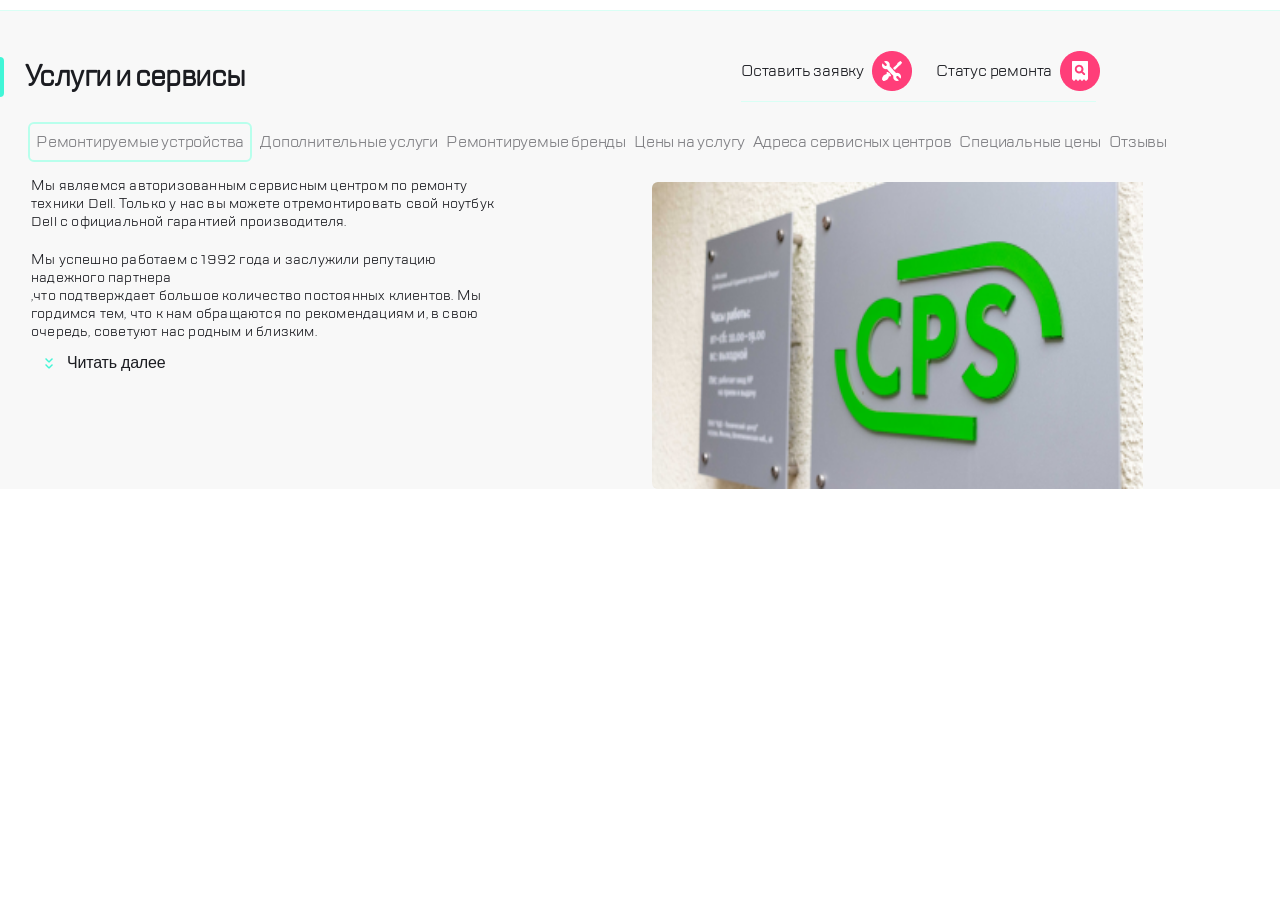
<file: index.html>
<!doctype html>
<html lang="en">
  <head>
    <meta charset="UTF-8" />
    <meta name="viewport" content="width=device-width, initial-scale=1.0" />
    <title>Document</title>
    <link rel="stylesheet" href="./style.css" />
  </head>
  <body>
    <div class="page-navigation">
      <nav class="page-navigation page-navigation--mobile">
        <button class="page-navigation__button">
          <img class="page-navigation__icon" src="./burger.png" />
        </button>
        <img
          class="page-navigation__icon page-navigation__icon--extra"
          src="./Group.png"
        />
        <span class="page-navigation__divider"></span>
        <button class="page-navigation__button">
          <img class="page-navigation__icon" src="./repair.png" />
        </button>
        <button class="page-navigation__button">
          <img class="page-navigation__icon" src="./checkstatus.png" />
        </button>
      </nav>
      <nav class="page-navigation page-navigation--tablet">
        <div class="page-navigation__brand">
          <button class="page-navigation__button">
            <img src="./burger.png" />
          </button>
          <span class="page-navigation__divider"></span>
          <img src="./Group.png" />
        </div>
        <div class="page-navigation__contacts">
          <button class="page-navigation__button">
            <img src="./call.png" />
          </button>
          <button class="page-navigation__button">
            <img src="./chat.png" />
          </button>
          <button class="page-navigation__button">
            <img src="./profile.png" />
          </button>
          <span class="page-navigation__divider"></span>
        </div>
        <div class="page-navigation__tools">
          <button class="page-navigation__button">
            <img src="./repair.png" />
          </button>
          <button class="page-navigation__button">
            <img src="./checkstatus.png" />
          </button>
        </div>
      </nav>
    </div>
    <nav class="site-services">
      <div class="site-services__header">
        <h2>Услуги и сервисы</h2>
        <nav class="page-navigation page-navigation--desktop">
          <button class="page-navigation__button">
            <span>Оставить заявку</span>
            <img src="./repair.png" />
          </button>
          <button class="page-navigation__button">
            <span>Статус ремонта</span>
            <img src="./checkstatus.png" />
          </button>
        </nav>
      </div>
      <div class="site-services__list-wrapper">
        <ul class="site-services__list">
          <li class="site-services__item">Ремонтируемые устройства</li>
          <li class="site-services__extra">Дополнительные услуги</li>
          <li class="site-services__item">Ремонтируемые бренды</li>
          <li class="site-services__item">Цены на услугу</li>
          <li class="site-services__item">Адреса сервисных центров</li>
          <li class="site-services__item">Специальные цены</li>
          <li class="site-services__item">Отзывы</li>
        </ul>
      </div>
    </nav>
    <div class="page-end">
      <div class="page-end__article">
        Мы являемся авторизованным сервисным центром по ремонту техники Dell.
        Только у нас вы можете отремонтировать свой ноутбук Dell с официальной
        гарантией производителя.
        <span class="page-end__article--tablet"
          >Мы успешно работаем с 1992 года и заслужили репутацию надежного
          партнера</span
        >
        <span class="page-end__article--desktop"
          >,что подтверждает большое количество постоянных клиентов. Мы гордимся
          тем, что к нам обращаются по рекомендациям и, в свою очередь, советуют
          нас родным и близким.</span
        >
        <button class="page-end__button">
          <img src="./expand.png" />
          <span>Читать далее</span>
        </button>
      </div>
      <img class="page-end__image" src="./Picture Copy.png" />
    </div>
  </body>
</html>
</file>
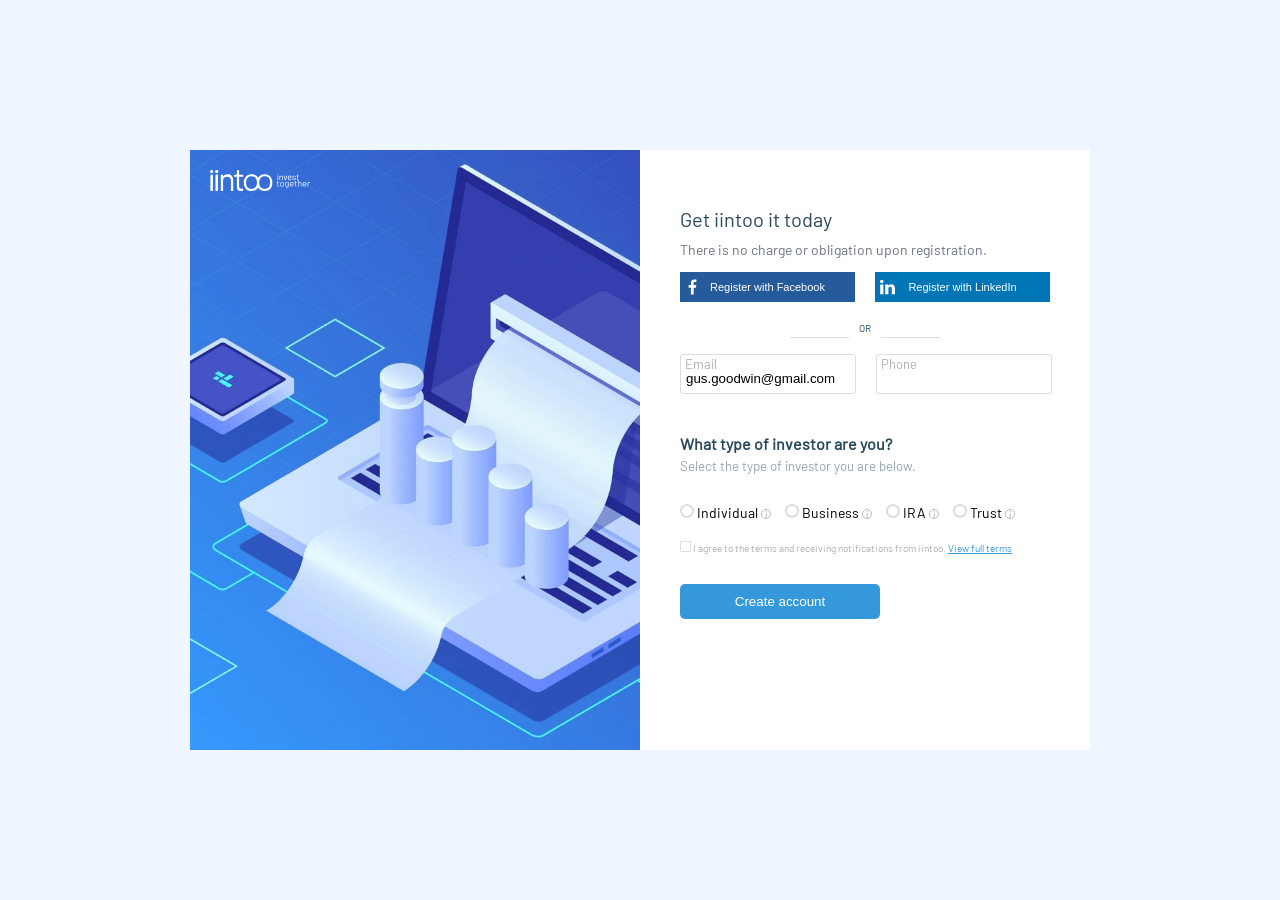
<file: docs/index.html>
<!doctype html>
<html lang="en">
  <head>
    <meta charset="UTF-8" />
    <meta name="viewport" content="width=device-width, initial-scale=1.0" />
    <title>Document</title>
    <link rel="stylesheet" href="./style.css" />
  </head>
  <body>
    <div class="main">
      <div class="image-container">
        <img
          class="bg"
          src="./images/bg.jpg"
          alt="Фоновая картинка iintoo invest together"
        />
        <img
          class="logo"
          src="./images/logo.svg"
          alt="Логотип iintoo invest together"
        />
      </div>
      <div class="content">
        <h2>Get iintoo it today</h2>
        <h3>There is no charge or obligation upon registration.</h3>
        <div class="buttons">
          <button class="facebook">
            Register with Facebook
            <img
              class="svg-fb"
              src="./images/facebook.svg"
              alt="Facebook logo"
            />
          </button>
          <button class="linkedin">
            Register with LinkedIn
            <img
              class="svg-ln"
              src="./images/linkedin.svg"
              alt="LinkedIn logo"
            />
          </button>
        </div>
        <div class="or">
          <span>OR</span>
        </div>
        <div class="inputs">
          <div class="first-input">
            <label class="form-label" for="email">Email</label>
            <input id="email" type="email" value="gus.goodwin@gmail.com" />
          </div>
          <div class="second-input">
            <label class="form-label" for="phone">Phone</label>
            <input id="phone" type="tel" />
          </div>
        </div>
        <h4>What type of investor are you?</h4>
        <h5>Select the type of investor you are below.</h5>
        <div class="investor-block">
        <div class="dots">
          <label>
            <input type="radio" name="investor" />
            <span>Individual</span>
            <span class="info">i</span>
          </label>
          <label>
            <input type="radio" name="investor" />
            <span>Business</span>
            <span class="info">i</span>
          </label>
          <label>
            <input type="radio" name="investor" />
            <span>IRA</span>
            <span class="info">i</span>
          </label>
          <label>
            <input type="radio" name="investor" />
            <span>Trust</span>
            <span class="info">i</span>
          </label>
        </div>
        <div class="text">
          I am a natural person investing on my own behalf as a sole owner,
          joint tenant, or tenant in common.
        </div>
        </div>
        <label class="checkbox">
          <input type="checkbox" name="terms" /> I agree to the terms and
          receiving notifications from iintoo.
          <a
            href="https://edu.habsida.com/student/courses/bdc8bace-2497-4eea-8fa8-30e6a8a0aa75/lesson/3e4dce7b-4a25-499d-b754-3023f00154c3"
            target="_blank"
            >View full terms</a
          >
        </label>
        <button class="account">Create account</button>
      </div>
    </div>
  </body>
</html>
</file>
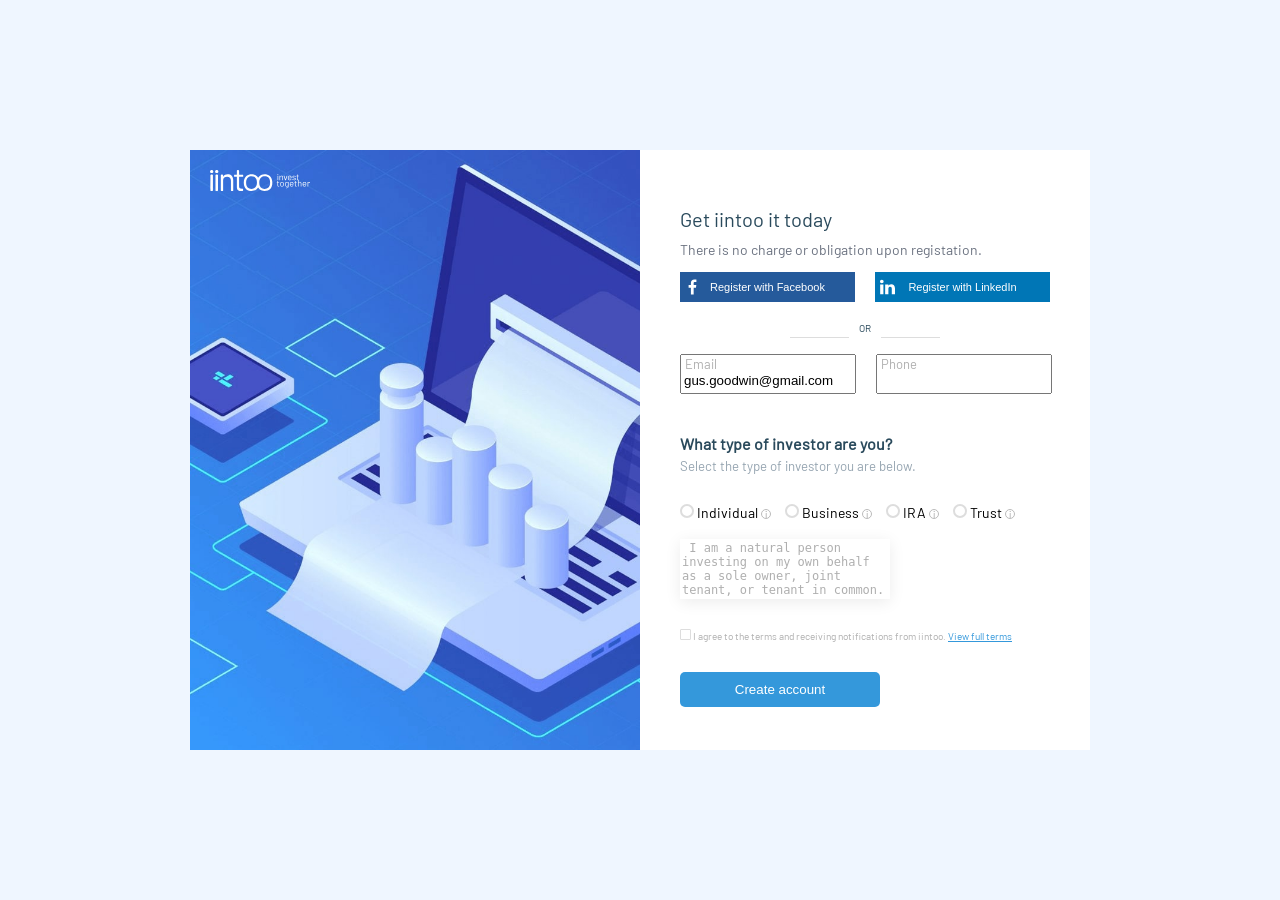
<file: github/index.html>
<!doctype html>
<html lang="en">
  <head>
    <meta charset="UTF-8" />
    <meta name="viewport" content="width=device-width, initial-scale=1.0" />
    <title>Document</title>
    <link rel="stylesheet" href="./style.css" />
  </head>
  <body>
    <div class="main">
      <div class="image-container">
        <img
          class="bg"
          src="./images/bg.jpg"
          alt="Фоновая картинка iintoo invest together"
        />
        <img
          class="logo"
          src="./images/logo.svg"
          alt="Логотип iintoo invest together"
        />
      </div>
      <div class="content">
        <h2>Get iintoo it today</h2>
        <h3>There is no charge or obligation upon registation.</h3>
        <div class="buttons">
          <button class="facebook">
            Register with Facebook
            <img
              class="svg-fb"
              src="./images/facebook.svg"
              alt="Facebook logo"
            />
          </button>
          <button class="linkedin">
            Register with LinkedIn
            <img
              class="svg-ln"
              src="./images/linkedin.svg"
              alt="LinkedIn logo"
            />
          </button>
        </div>
        <div class="or">
          <span>OR</span>
        </div>
        <div class="inputs">
          <div class="first-input">
            <label class="form-label" for="email">Email</label>
            <input id="email" type="email" value="gus.goodwin@gmail.com" />
          </div>
          <div class="second-input">
            <label class="form-label" for="phone">Phone</label>
            <input id="phone" type="tel" />
          </div>
        </div>
        <h4>What type of investor are you?</h4>
        <h5>Select the type of investor you are below.</h5>
        <div class="dots">
          <label>
          <input type="radio" name="investor"/>
          <span>Individual</span>
          <small class="info" title="A person who invests on their own behalf.">i</small>
          </label>
          <label>
          <input type="radio" name="investor"/>
          <span>Business</span>
          <small class="info" title="A person who invests on their own behalf.">i</small>
          </label>
          <label>
          <input type="radio" name="investor"/>
          <span>IRA</span>
          <small class="info" title="A person who invests on their own behalf.">i</small>
          </label>
          <label>
          <input type="radio" name="investor"/>
          <span>Trust</span>
          <small class="info" title="A person who invests on their own behalf.">i</small>
          </label>
        </div>
        <textarea>
 I am a natural person investing on my own behalf as a sole owner, joint tenant, or tenant in common.</textarea
        >
        <label class="checkbox">
          <input type="checkbox" name="terms" /> I agree to the terms and
          receiving notifications from iintoo.
          <a href="https://edu.habsida.com/student/courses/bdc8bace-2497-4eea-8fa8-30e6a8a0aa75/lesson/3e4dce7b-4a25-499d-b754-3023f00154c3" target="_blank">View full terms</a>
        </label>
        <button class="account">Create account</button>
      </div>
    </div>
  </body>
</html>
</file>
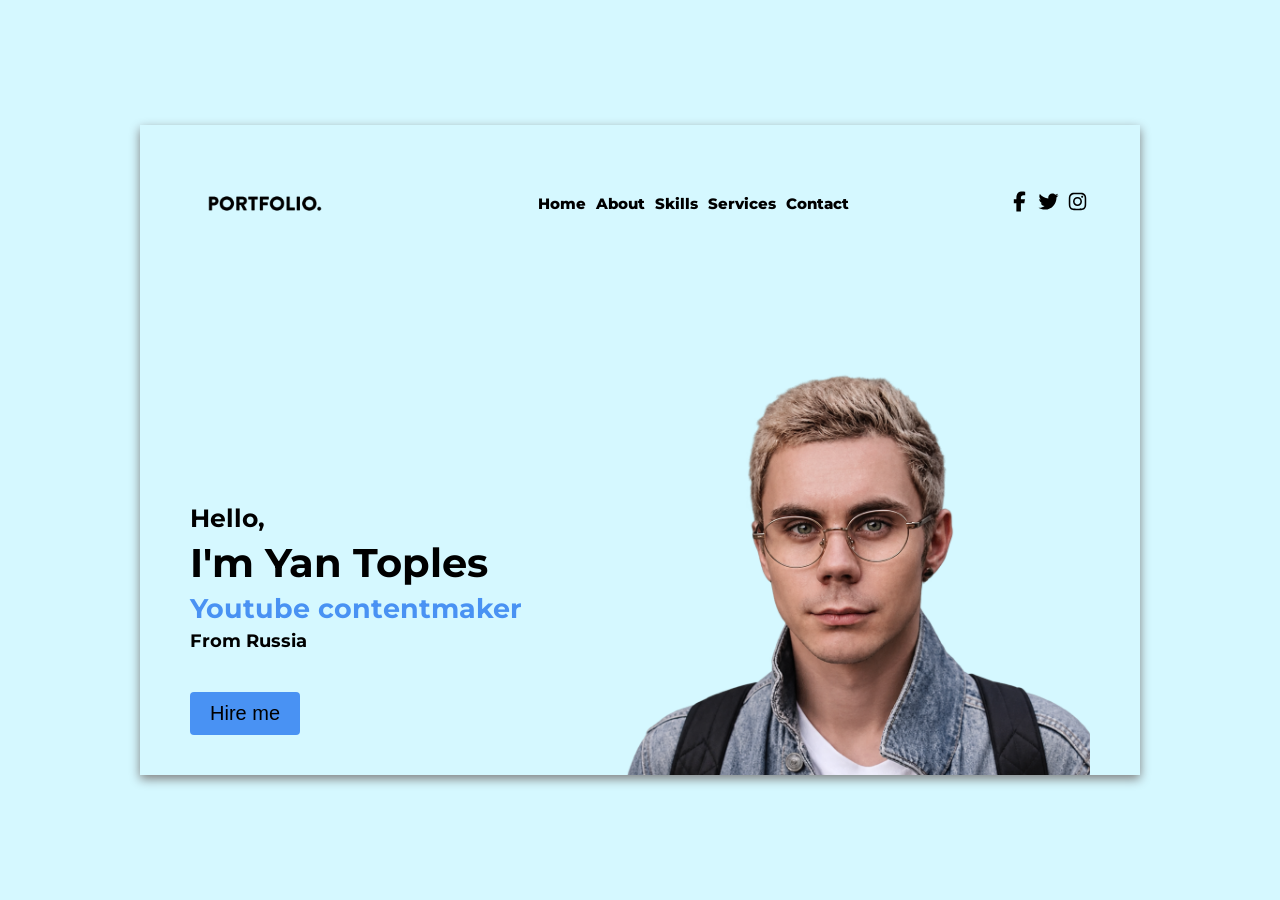
<file: site.html/new/index.html>
<!doctype html>
<html lang="en">
  <head>
    <meta charset="UTF-8" />
    <meta name="viewport" content="width=device-width, initial-scale=1.0" />
    <title>Document</title>
    <link href="./style.css" rel="stylesheet" />
    <link
      href="https://fonts.googleapis.com/css2?family=Montserrat:wght@400;600;700&display=swap"
      rel="stylesheet"
    />
  </head>
  <body>
    <div class="container">
      <header>
        <img class="logo" src="./portfolio_transparent.png" />
        <nav class="navigation">
          <ul>
            <li>Home</li>
            <li>About</li>
            <li>Skills</li>
            <li>Services</li>
            <li>Contact</li>
          </ul>
        </nav>
        <div>
          <img class="picture" src="./facebook-f-brands-solid-full.svg" />
          <img class="picture" src="./twitter-brands-solid-full.svg" />
          <img class="picture" src="./instagram-brands-solid-full.svg" />
        </div>
      </header>
      <main class="person">
        <div class="text">
          <h1>I'm Yan Toples</h1>
          <h2>Youtube contentmaker</h2>
          <h3>From Russia</h3>
          <button type="submit">Hire me</button>
        </div>
        <div class="person-image">
          <img class="human" src="./yantoples.png" / alt="Фотография: умный человек в очках">
        </div>
      </main>
    </div>
    <!-- <div>
      <h1>Список произведений Толстого</h1>
      <ul>
        <li class="bold">Война и мир</li>
        <li class="red">Анна Каренина</li>
        <li class="bold">Декабристы</li>
        <li class="green">Сто лет</li>
      </ul>
    </div> -->
    <!-- <div>
      <form>
        <h1>CONTACT US</h1>
        <input type="text" name="username" placeholder="Name" />
        <input type="text" name="text" placeholder="Subject" />
        <input type="text" name="phone-number" placeholder="Phone" />
        <input type="email" name="email" placeholder="Email" />
        <textarea class="wide" name="comment"></textarea>
        <button type="submit">SUBMIT</button>
      </form>
    </div> -->
  </body>
</html>
</file>
<file: style.css>
* {
  box-sizing: border-box;
  margin: 0;
  padding: 0;
}

@font-face {
  font-family: "TTLakes";
  src: url(./figma/TTLakes-Regular.ttf) format("truetype");
  font-weight: 400;
  font-style: normal;
}

body {
  font-family: TTLakes, sans-serif;
}

.page-navigation--tablet,
.page-navigation--desktop {
  display: none;
}

.page-end__article--tablet,
.page-end__article--desktop {
  display: none;
}

.page-navigation {
  border-bottom: 1px solid #d9fff5;
}

.page-navigation--tablet {
  border-bottom: none;
}

.page-navigation--mobile {
  display: flex;
  align-items: center;
  justify-content: space-between;
  gap: 8px;
  padding: 10px;
  width: 100%;
}

.page-navigation__icon {
  width: 100%;
  height: 100%;
  display: block;
  object-fit: contain;
}

.page-navigation__icon--extra {
  display: block;
  width: 100px;
  height: auto;
  flex-shrink: 1;
}

.page-navigation__button {
  display: flex;
  align-items: center;
  justify-content: center;
  flex: 0 0 40px;
  width: 40px;
  height: 40px;
  padding: 0;
  border: none;
  background: transparent;
}

.page-navigation__button:hover {
  cursor: pointer;
  filter: brightness(0.8);
}

.site-services {
  display: flex;
  flex-direction: column;
  align-items: flex-start;
  margin-top: 0;
  width: 100%;
  min-width: 0;
  background-color: #f8f8f8;
  padding-top: 20px;
}

h2 {
  font-weight: 700;
  font-size: 28px;
  letter-spacing: -0.6px;
  line-height: 40px;
  color: #1b1c21;
  position: relative;
  padding-left: 16px;
}

h2::before {
  content: "";
  position: absolute;
  left: 0;
  top: 0;
  width: 4px;
  height: 100%;
  background-color: #41f6d7;
  border-radius: 0 8px 8px 0;
}

.site-services__list {
  display: flex;
  align-items: center;
  list-style: none;
  flex-wrap: nowrap;
  width: max-content;
  gap: 8px;
  color: #7e7e82;
  font-size: 16px;
  line-height: 24px;
  letter-spacing: -0.2px;
  margin-left: 20px;
  margin-top: 20px;
}

.site-services__item {
  flex: 0 0 auto;
  white-space: nowrap;
}

.site-services__item:hover,
.site-services__extra:hover {
  border: 2px solid #b8ffec;
  border-radius: 6px;
  padding: 6px;
}

.site-services__item:first-child {
  border: 2px solid #b8ffec;
  border-radius: 6px;
  padding: 6px;
}

.site-services__list-wrapper {
  width: 100%;
  min-width: 0;
  overflow-x: auto;
  overflow-y: hidden;
}

.site-services__list-wrapper::-webkit-scrollbar {
  display: none;
}

.page-end {
  display: flex;
  flex-direction: column;
  background-color: #f8f8f8;
}
.page-end__article {
  margin-left: 16px;
  margin-top: 20px;
  font-size: 14px;
  line-height: 18px;
  letter-spacing: 0.2px;
  color: #1b1c21;
  height: 90px;
  width: 288px;
}

.page-end__button {
  display: flex;
  align-items: center;
  justify-content: flex-start;
  padding: 0;
  border: none;
  background: transparent;
  gap: 6px;
  margin-top: 20px;
  margin-left: 16px;
}

.page-end__button:hover {
  cursor: pointer;
  filter: brightness(0.8);
}

.page-end__button span {
  font-size: 16px;
  line-height: 24px;
  letter-spacing: -0.2px;
  color: #1b1c21;
}

.page-end__image {
  display: block;
  width: 100%;
  height: auto;
  margin-top: 20px;
  border-radius: 6px;
}

.page-navigation__divider {
  width: 2px;
  height: 32px;
  background-color: #eaeaea;
}

@media (min-width: 768px) {
  .page-navigation--mobile {
    display: none;
  }
  .page-navigation--tablet {
    display: flex;
    align-items: center;
    justify-content: space-between;
  }
  .page-end__article--tablet {
    display: inline-flex;
    margin-top: 20px;
  }
  .page-navigation {
    padding-bottom: 10px;
  }
  h2 {
    padding-left: 25px;
  }
  .site-services__list {
    padding-left: 8px;
  }
  .page-end {
    display: grid;
    grid-template-columns: minmax(0, 1fr) minmax(0, 360px);
    gap: 10px;
    align-items: start;
  }

  .page-end__article {
    margin-top: 30px;
    padding-left: 15px;
    width: 350px;
    height: 230px;
  }
  .page-end__image {
    width: 360px;
    height: 208px;
    padding-right: 40px;
  }
  .page-end__button {
    margin-left: 6px;
    margin-top: 10px;
  }
}

.page-navigation__brand {
  display: flex;
  align-items: center;
  gap: 20px;
  margin-left: 20px;
}

.page-navigation__contacts {
  display: flex;
  align-items: center;
  gap: 20px;
  margin-left: 300px;
}

.page-navigation__tools {
  display: flex;
  align-items: center;
  gap: 20px;
  margin-right: 20px;
}

@media (min-width: 1120px) {
  .page-navigation--mobile,
  .page-navigation--tablet {
    display: none;
  }
  .page-navigation--desktop {
    display: flex;
    justify-content: flex-end;
    gap: 35px;
  }
  .page-end__article--desktop {
    display: inline;
  }
  .site-services__header {
    display: flex;
    justify-content: space-between;
    align-items: center;
    min-width: 1096px;
    margin-top: 20px;
  }
  .page-navigation__button {
    display: flex;
    align-items: center;
    justify-content: flex-start;
    gap: 8px;
    margin-right: 120px;
  }
  .page-navigation__button span {
    white-space: nowrap;
    text-align: left;
    font-size: 16px;
    line-height: 24px;
    letter-spacing: -0.2px;
    color: #1b1c21;
    font-family: "TTLakes", sans-serif;
  }
  .site-services__list {
    display: flex;
    flex-wrap: wrap;
    width: 100%;
  }
  .site-services__list-wrapper {
    overflow: visible;
  }
  .page-end {
    display: grid;
    grid-template-columns: minmax(0, 1fr) minmax(0, 1fr);
    gap: 24px;
    align-items: start;
  }
  .page-end__image {
    display: block;
    width: 531px;
    height: 307px;
  }
  .page-end__article {
    width: 490px;
    margin-top: 15px;
  }
  body {
    min-width: 1120px;
    min-height: 535px;
  }
}
</file>
<file: docs/style.css>
* {
  box-sizing: border-box;
}

@font-face {
  font-family: "Barlow";
  src: url("./fonts/Barlow-Regular.ttf") format("truetype");
}

.image-container {
  position: relative;
  /* top: 170px;
  left: 90px; */
  width: 450px;
  height: 600px;
  display: flex;
}

.bg {
  width: 100%;
}

.logo {
  position: absolute;
  top: 20px;
  left: 20px;
  width: 100px;
  z-index: 2;
}

body {
  background-color: #eff6ff;
  margin: 0;
  padding: 0;
  font-family: "Barlow", sans-serif;
  color: #2a4a5c;
}

.main {
  display: flex;
  justify-content: center;
  align-items: center;
  min-height: 100vh;
}

.content {
  background-color: #ffffff;
  width: 450px;
  height: 600px;
  position: relative;
  /* right: 6px; */
  display: flex;
  flex-direction: column;
  padding-left: 40px;
  padding-top: 40px;
  padding-bottom: 40px;
  padding-right: 40px;
}

.facebook {
  position: relative;
  width: 200px;
  height: 30px;
  background-color: #255a9b;
  color: #ffffff;
  border: none;
  font-size: 11px;
}

.svg-fb {
  position: absolute;
  left: 5px;
  top: 0;
  height: 100%;
  width: 15px;
}

.linkedin {
  position: relative;
  width: 200px;
  height: 30px;
  background-color: #0076b6;
  color: #ffffff;
  border: none;
  font-size: 11px;
}

.svg-ln {
  position: absolute;
  left: 5px;
  top: 0;
  height: 100%;
  width: 15px;
}

.buttons {
  display: flex;
  gap: 20px;
}

button:hover {
  cursor: pointer;
  filter: brightness(0.8);
}

h2 {
  font-size: 20px;
  font-weight: 500;
  margin-bottom: 5px;
}

h3 {
  font-size: 14px;
  font-weight: 400;
  color: #6b7280;
  margin-top: 5px;
}

.or {
  display: flex;
  align-self: center;
  font-size: 10px;
  width: 150px;
  align-items: center;
}

.or::before,
.or::after {
  content: "";
  flex: 1;
  border-top: 1px solid #ddd;
  margin-top: 20px;
}

.or span {
  margin: 0 10px;
  margin-top: 20px;
  margin-bottom: 20px;
}

input[type="email"],
input[type="tel"] {
  width: 176px;
  height: 40px;
  border-radius: none;
}

.first-input,
.second-input {
  position: relative;
}

.form-label {
  position: absolute;
  font-size: 13px;
  top: 2px;
  left: 5px;
}

.inputs {
  display: flex;
  gap: 20px;
  color: #afafaf;
}

input[type="email"],
input[type="tel"] {
  border: 1px solid #ddd;
  border-radius: 3px;
  padding: 5px;
}

#email {
  padding-top: 15px;
}

#phone {
  padding-top: 15px;
}

#email:focus,
#phone:focus {
  outline: none;
  border-left: 1px solid #0076b6;
  border-top: 1px solid #ddd;
  border-right: 1px solid #ddd;
  border-bottom: 1px solid #ddd;
}

h4 {
  margin-top: 40px;
  margin-bottom: 5px;
  font-weight: 600;
}

h5 {
  margin-top: 0;
  margin-bottom: 30px;
  font-weight: 400;
  color: #96a5b1;
}

.dots {
  display: flex;
  gap: 14px;
  color: black;
  font-size: 14px;
}

.info {
  display: inline-flex;
  align-items: center;
  justify-content: center;
  width: 10px;
  height: 10px;
  border: 1px solid #bbb;
  border-radius: 50%;
  font-size: 9px;
  color: #999;
}

input[type="radio"] {
  appearance: none;
  width: 14px;
  height: 14px;
  border: 2px solid #ddd;
  border-radius: 50%;
  margin: 0;
}

input[type="radio"]:checked {
  border-color: #3498db;
  border: 3px solid #3498db;
}

input[type="checkbox"] {
  appearance: none;
  width: 11px;
  height: 11px;
  border: 1px solid #ddd;
  border-radius: 1px;
  background: white;
  margin: 0;
  margin-top: 20px;
}

input[type="checkbox"]:checked {
  border-color: #3498db;
  border: 3px solid #3498db;
}

.checkbox {
  font-size: 10px;
  color: #afafaf;
}

a {
  color: #3498db;
}

a:hover {
  filter: brightness(0.8);
}

.account {
  width: 200px;
  height: 35px;
  background-color: #3498db;
  border: 0;
  border-radius: 5px;
  color: white;
  margin-top: 30px;
}

.dots-info {
  /* position: relative; */
  display: inline-flex;
  flex-direction: column;
}

.text {
  /* position: absolute; */
  display: none;
  box-shadow: 0 3px 15px rgba(0, 0, 0, 0.08);
  overflow: hidden;
  color: #afafaf;
  font-size: 12px;
  margin-top: 10px;
  margin-bottom: 10px;
  margin-left: 0;
  width: 180px;
  height: 60px;
}

.investor-block:has(.info:hover) .text {
  display: block;
}
</file>
<file: github/style.css>
* {
  box-sizing: border-box;
}

@font-face {
  font-family: "Barlow";
  src: url("./fonts/Barlow-Regular.ttf") format("truetype");
}

.image-container {
  position: relative;
  /* top: 170px;
  left: 90px; */
  width: 450px;
  height: 600px;
  display: flex;
}

.bg {
  width: 100%;
}

.logo {
  position: absolute;
  top: 20px;
  left: 20px;
  width: 100px;
  z-index: 2;
}

body {
  background-color: #eff6ff;
  margin: 0;
  padding: 0;
  font-family: "Barlow", sans-serif;
  color: #2a4a5c;
}

.main {
  display: flex;
  justify-content: center;
  align-items: center;
  min-height: 100vh;
}

.content {
  background-color: #ffffff;
  width: 450px;
  height: 600px;
  position: relative;
  /* right: 6px; */
  display: flex;
  flex-direction: column;
  padding-left: 40px;
  padding-top: 40px;
  padding-bottom: 40px;
  padding-right: 40px;
}

.facebook {
  position: relative;
  width: 200px;
  height: 30px;
  background-color: #255a9b;
  color: #ffffff;
  border: none;
  font-size: 11px;
}

.svg-fb {
  position: absolute;
  left: 5px;
  top: 0;
  height: 100%;
  width: 15px;
}

.linkedin {
  position: relative;
  width: 200px;
  height: 30px;
  background-color: #0076b6;
  color: #ffffff;
  border: none;
  font-size: 11px;
}

.svg-ln {
  position: absolute;
  left: 5px;
  top: 0;
  height: 100%;
  width: 15px;
}

.buttons {
  display: flex;
  gap: 20px;
}

button:hover {
  cursor: pointer;
  filter: brightness(0.8);
}

h2 {
  font-size: 20px;
  font-weight: 500;
  margin-bottom: 5px;
}

h3 {
  font-size: 14px;
  font-weight: 400;
  color: #6b7280;
  margin-top: 5px;
}

.or {
  display: flex;
  align-self: center;
  font-size: 10px;
  width: 150px;
  align-items: center;
}

.or::before,
.or::after {
  content: "";
  flex: 1;
  border-top: 1px solid #ddd;
  margin-top: 20px;
}

.or span {
  margin: 0 10px;
  margin-top: 20px;
  margin-bottom: 20px;
}

input[type="email"],
input[type="tel"] {
  width: 176px;
  height: 40px;
  border-radius: none;
}

.first-input,
.second-input {
  position: relative;
}

.form-label {
  position: absolute;
  font-size: 13px;
  top: 2px;
  left: 5px;
}

.inputs {
  display: flex;
  gap: 20px;
  color: #afafaf;
}

#email {
  padding-top: 15px;
}

#phone {
  padding-top: 15px;
}

#email:focus,
#phone:focus {
  outline: none;
  border-left: 1px solid #0076b6;
  border-top: 1px solid #ddd;
  border-right: 1px solid #ddd;
  border-bottom: 1px solid #ddd;
}

h4 {
  margin-top: 40px;
  margin-bottom: 5px;
  font-weight: 600;
}

h5 {
  margin-top: 0;
  margin-bottom: 30px;
  font-weight: 400;
  color: #96a5b1;
}

.dots {
  display: flex;
  gap: 14px;
  color: black;
  font-size: 14px;
}

.info {
  display: inline-flex;
  align-items: center;
  justify-content: center;
  width: 10px;
  height: 10px;
  border: 1px solid #bbb;
  border-radius: 50%;
  font-size: 9px;
  color: #999;
}

input[type="radio"] {
  appearance: none;
  width: 14px;
  height: 14px;
  border: 2px solid #ddd;
  border-radius: 50%;
  margin: 0;
}

input[type="radio"]:checked {
  border-color: #3498db;
  border: 3px solid #3498db;
}

textarea {
  resize: none;
  border: none;
  outline: none;
  box-shadow: 0 3px 15px rgba(0, 0, 0, 0.08);
  overflow: hidden;
  color: #afafaf;
  font-size: 12px;
  margin-top: 18px;
  margin-bottom: 30px;
  width: 210px;
  height: 60px;
}

input[type="checkbox"] {
  appearance: none;
  width: 11px;
  height: 11px;
  border: 1px solid #ddd;
  border-radius: 1px;
  background: white;
  margin: 0;
}

input[type="checkbox"]:checked {
  border-color: #3498db;
  border: 3px solid #3498db;
}

.checkbox {
  font-size: 10px;
  color: #afafaf;
}

a {
  color: #3498db;
}

a:hover {
  filter: brightness(0.8);
}

.account {
  width: 200px;
  height: 35px;
  background-color: #3498db;
  border: 0;
  border-radius: 5px;
  color: white;
  margin-top: 30px;
}
</file>
<file: site.html/new/style.css>
/* body {
    color:blue;
    font-size: 14px;
}
h1 {
    font-size: 18px;
    font-weight: 600;
}
.bold {
    font-weight: 600;
}
.red {
    color: red;
}
.green {
    color: green;
} */
* {
  box-sizing: border-box;
}
body {
  background-color: rgb(213, 248, 255);
  font-size: 14px;
  font-family: "Montserrat", sans-serif;
  display: flex;
  justify-content: center;
  align-items: center;
  min-height: 100vh;
  margin: 0;
  padding: 0;
  height: 100vh;
  overflow: hidden;
}
/*h1 {
  font-size: 18px;
  font-weight: 600;
  text-align: center;
  letter-spacing: 1.5px;
}
form {
  background-color: white;
  width: 335px;
  margin: 30px auto;
  padding: 10px 30px 30px;
  box-sizing: border-box;
  border-radius: 8px;
  box-shadow: 2px 2px 2px rgb(238, 255, 0);
}
input,
textarea {
  width: 100%;
  height: 25px;
  padding: 10px 5px;
  box-sizing: border-box;
  margin-bottom: 10px;
  font-size: 14px;
}
button {
  background-color: rgb(65, 172, 65);
  color: white;
  width: 100%;
  height: 30px;
  border-radius: 20px;
  border: none;
  transition: filter 0.3s ease;
}
button:hover {
  filter: brightness(0.8);
  cursor: pointer;
}
.wide {
  height: 70px;
  resize: none;
} */
.logo {
  width: 150px;
}

header {
  display: flex;
  justify-content: space-between;
  align-items: center;
  /* gap: 150px; */
  padding: 20px 50px;
}

.navigation ul {
  display: flex;
  list-style: none;
  gap: 10px;
  font-size: 15px;
  font-weight: 800;
}

.picture {
  width: 25px;
}

h1 {
  font-size: 40px;
  margin: 0 0 5px 0;
  padding: 0;
}

h1::before {
  font-size: 25px;
  display: block;
  content: "Hello,";
  margin-bottom: 5px;
}

h2 {
  margin: 0 0 5px 0;
  font-size: 27px;
  color: #4992f3;
}

h3 {
  margin: 0 0 20px 0;
  font-size: 18px;
  padding: 0;
}

button {
  margin-left: 0;
  font-size: 20px;
  background-color: #4992f3;
  border: 0;
  border-radius: 4px;
  padding: 10px 20px;
  margin-top: 20px;
}

button:hover {
  filter: brightness(0.8);
  cursor: pointer;
}

.human {
  width: auto;
  max-width: 45vw;
  max-height: 80vh;
  object-fit: contain;
}

.container {
  display: flex;
  flex-direction: column;
  height: 100%;
  width: 1000px;
  max-width: 95vw; 
  height: 650px;
  max-height: 90vh;
  overflow: hidden;
  box-shadow: 0px 4px 10px gray;
}

.person {
  display: flex;
  justify-content: space-between;
  align-items: center;
  flex-grow: 1;
  padding: 0 50px;
}

.text {
  display: flex;
  flex-direction: column;
  align-items: flex-start;
  margin-bottom: 50px;
}

.person-image {
  height: 100%;
  display: flex-end;
  align-items: center;
}
</file>
